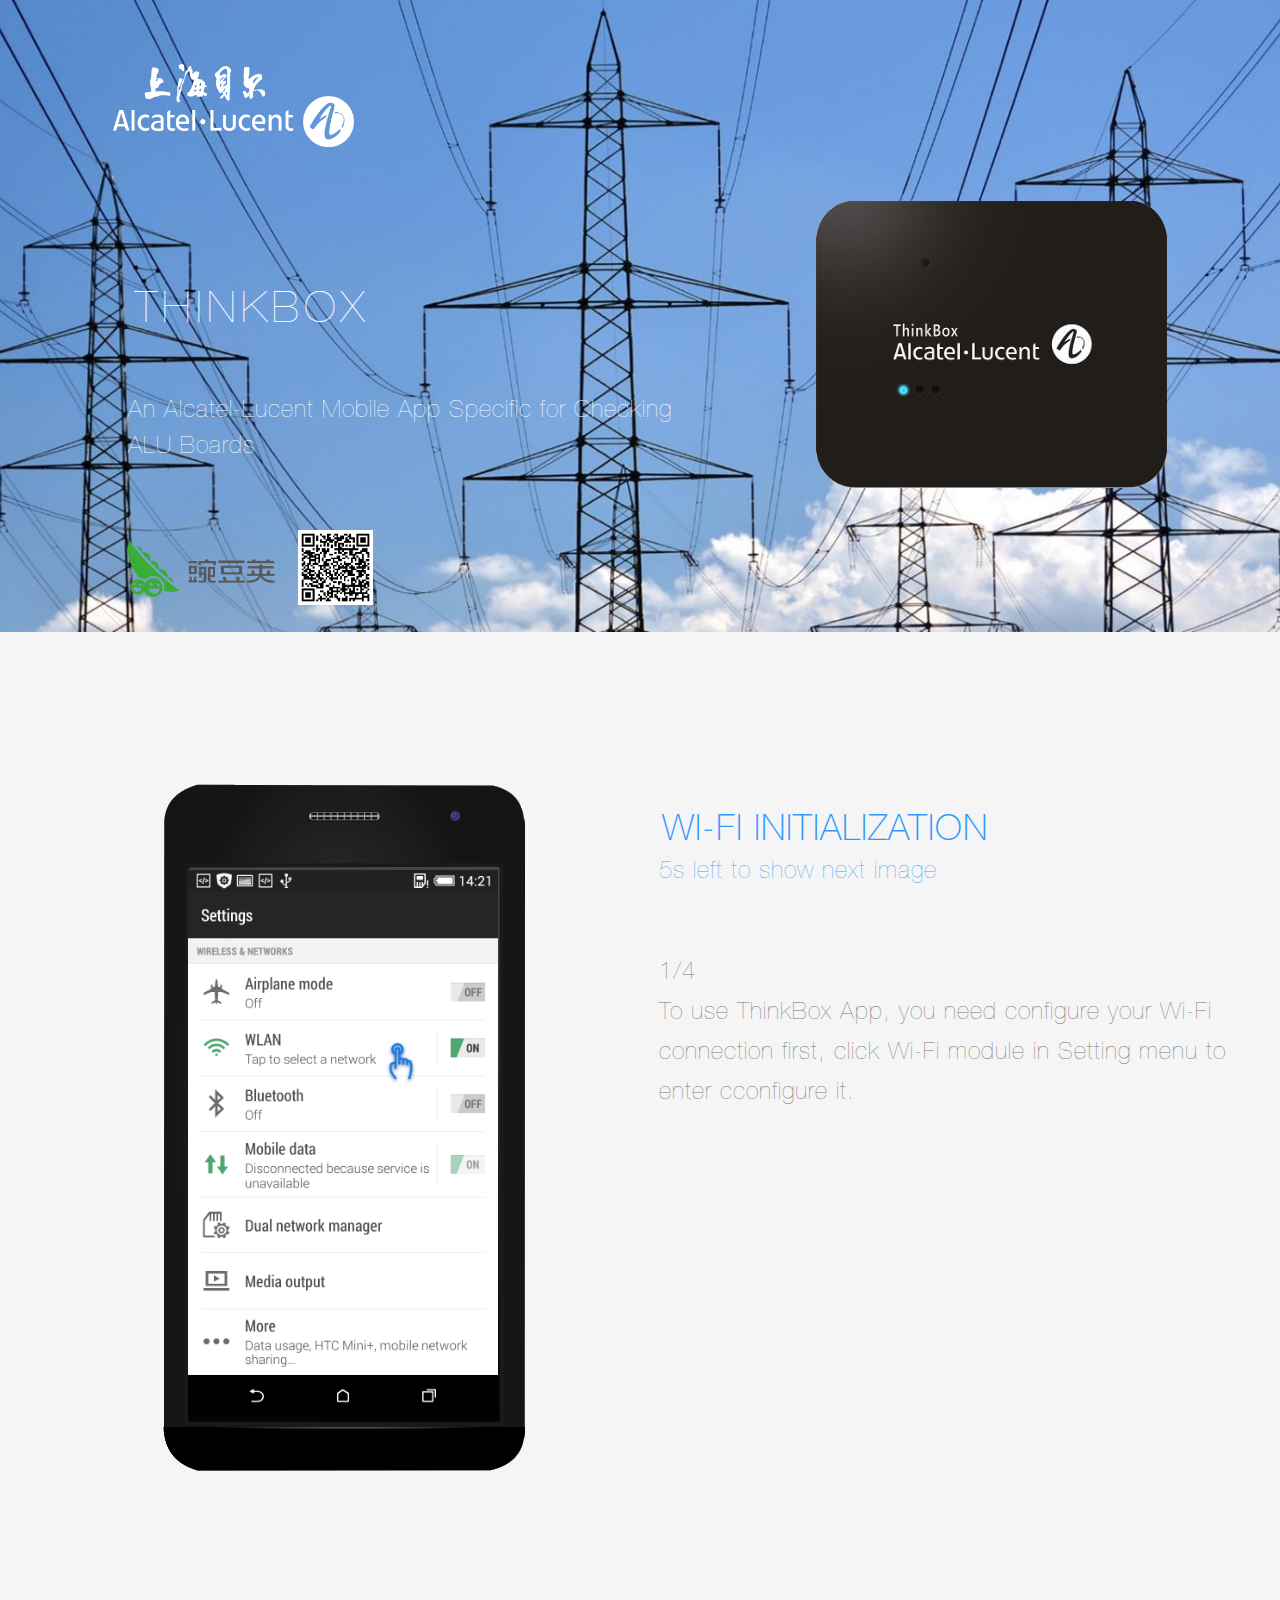
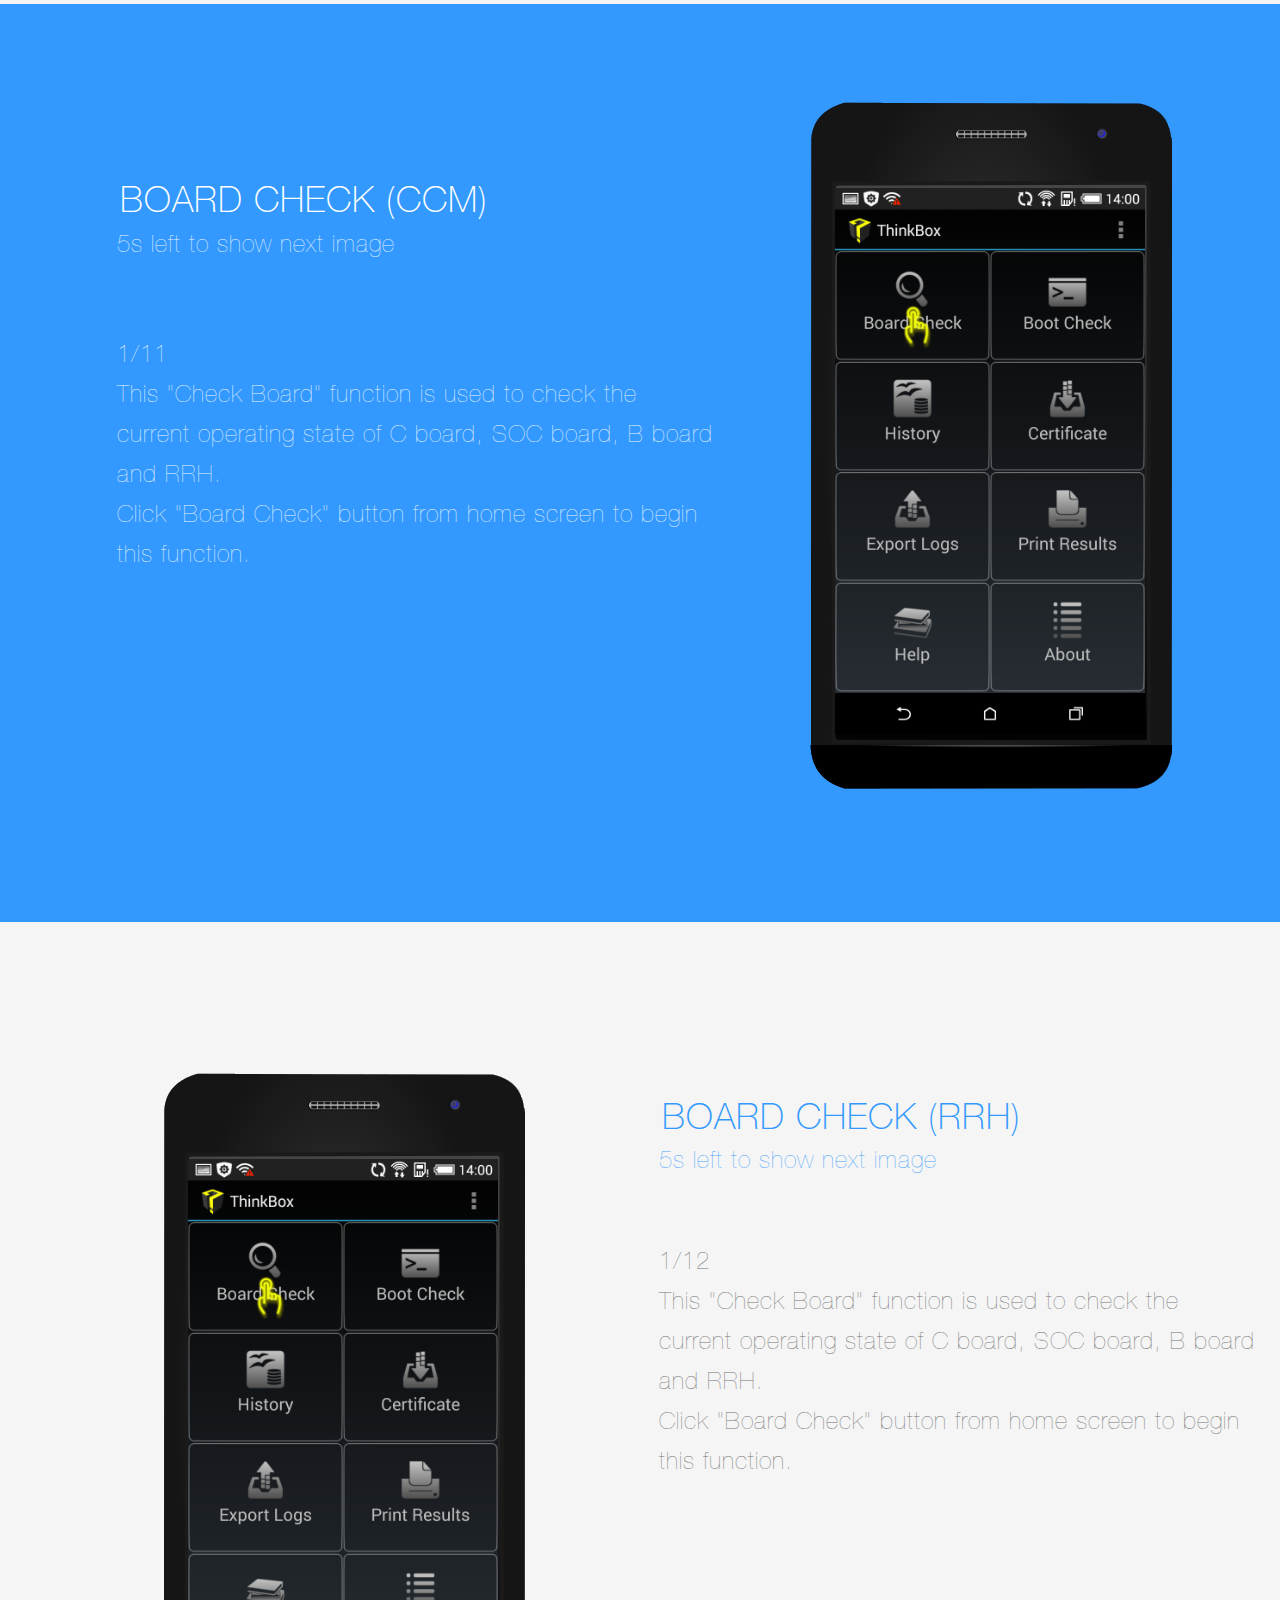
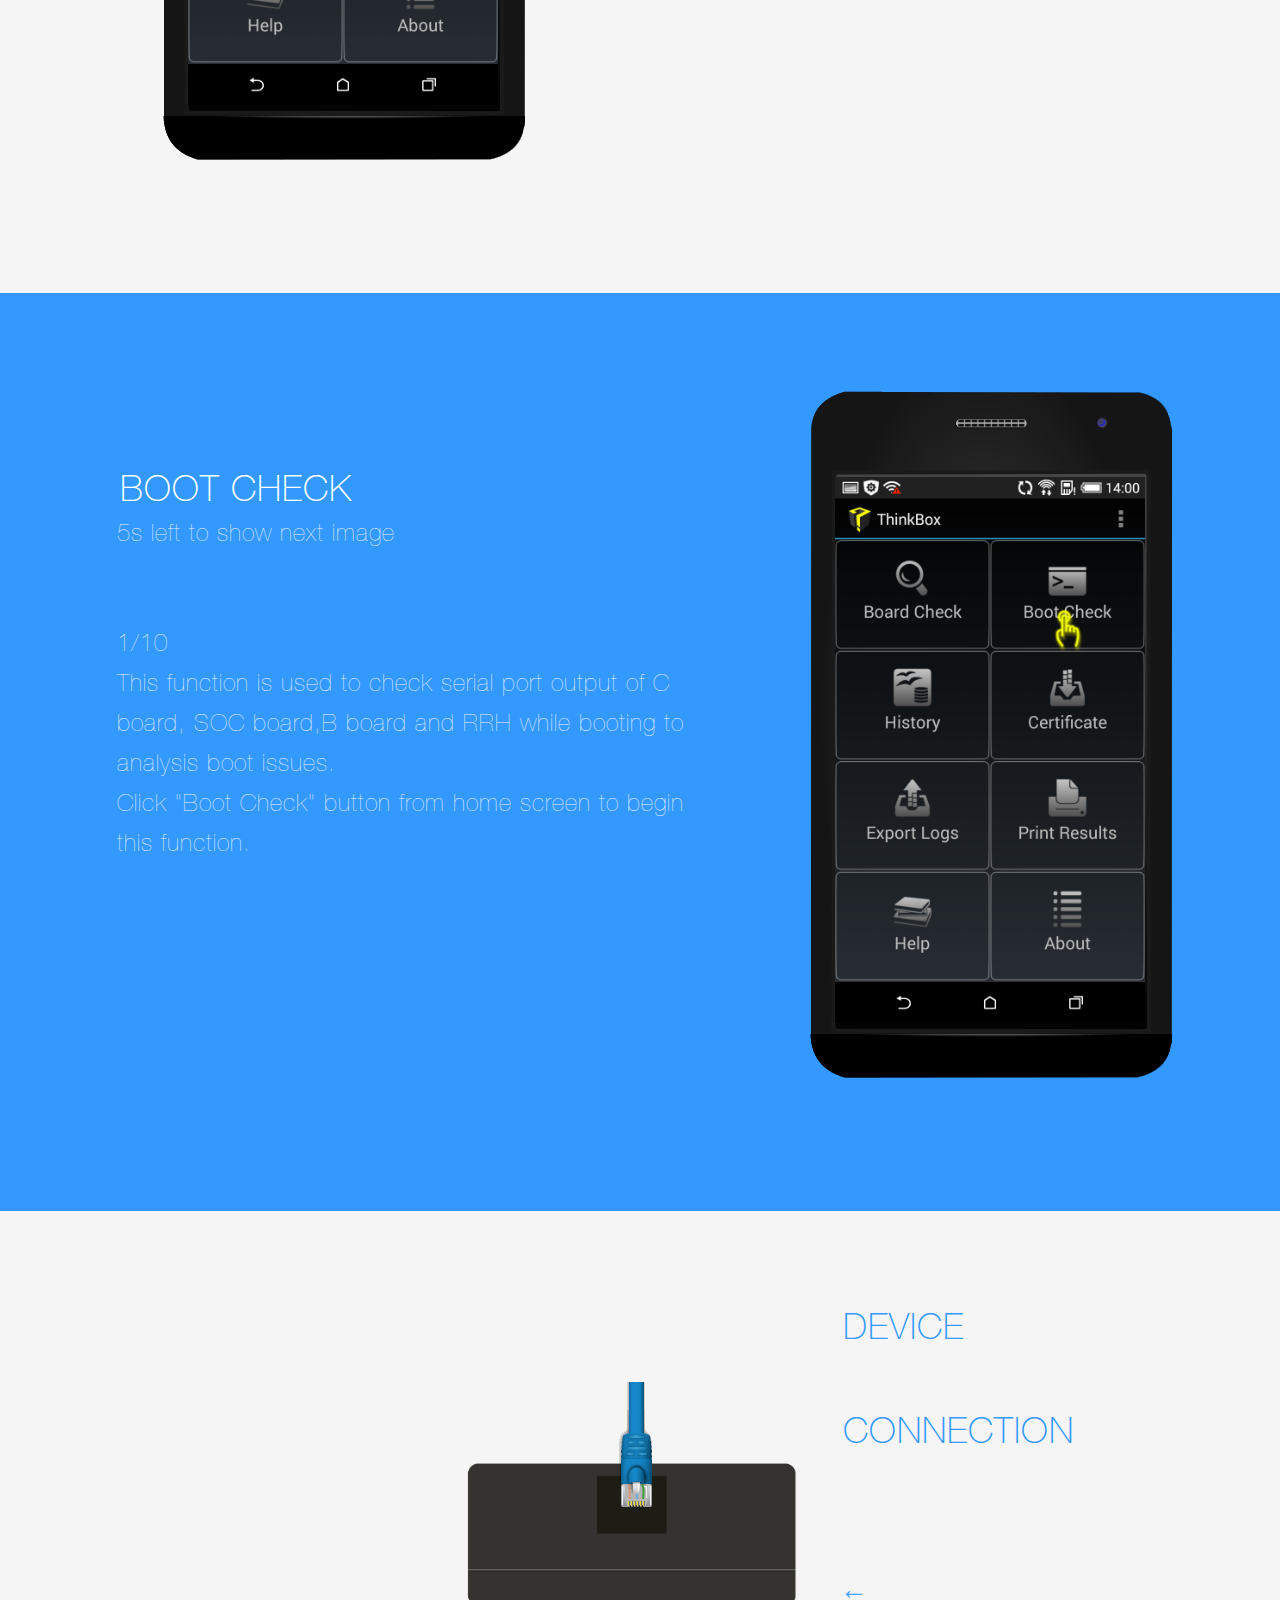
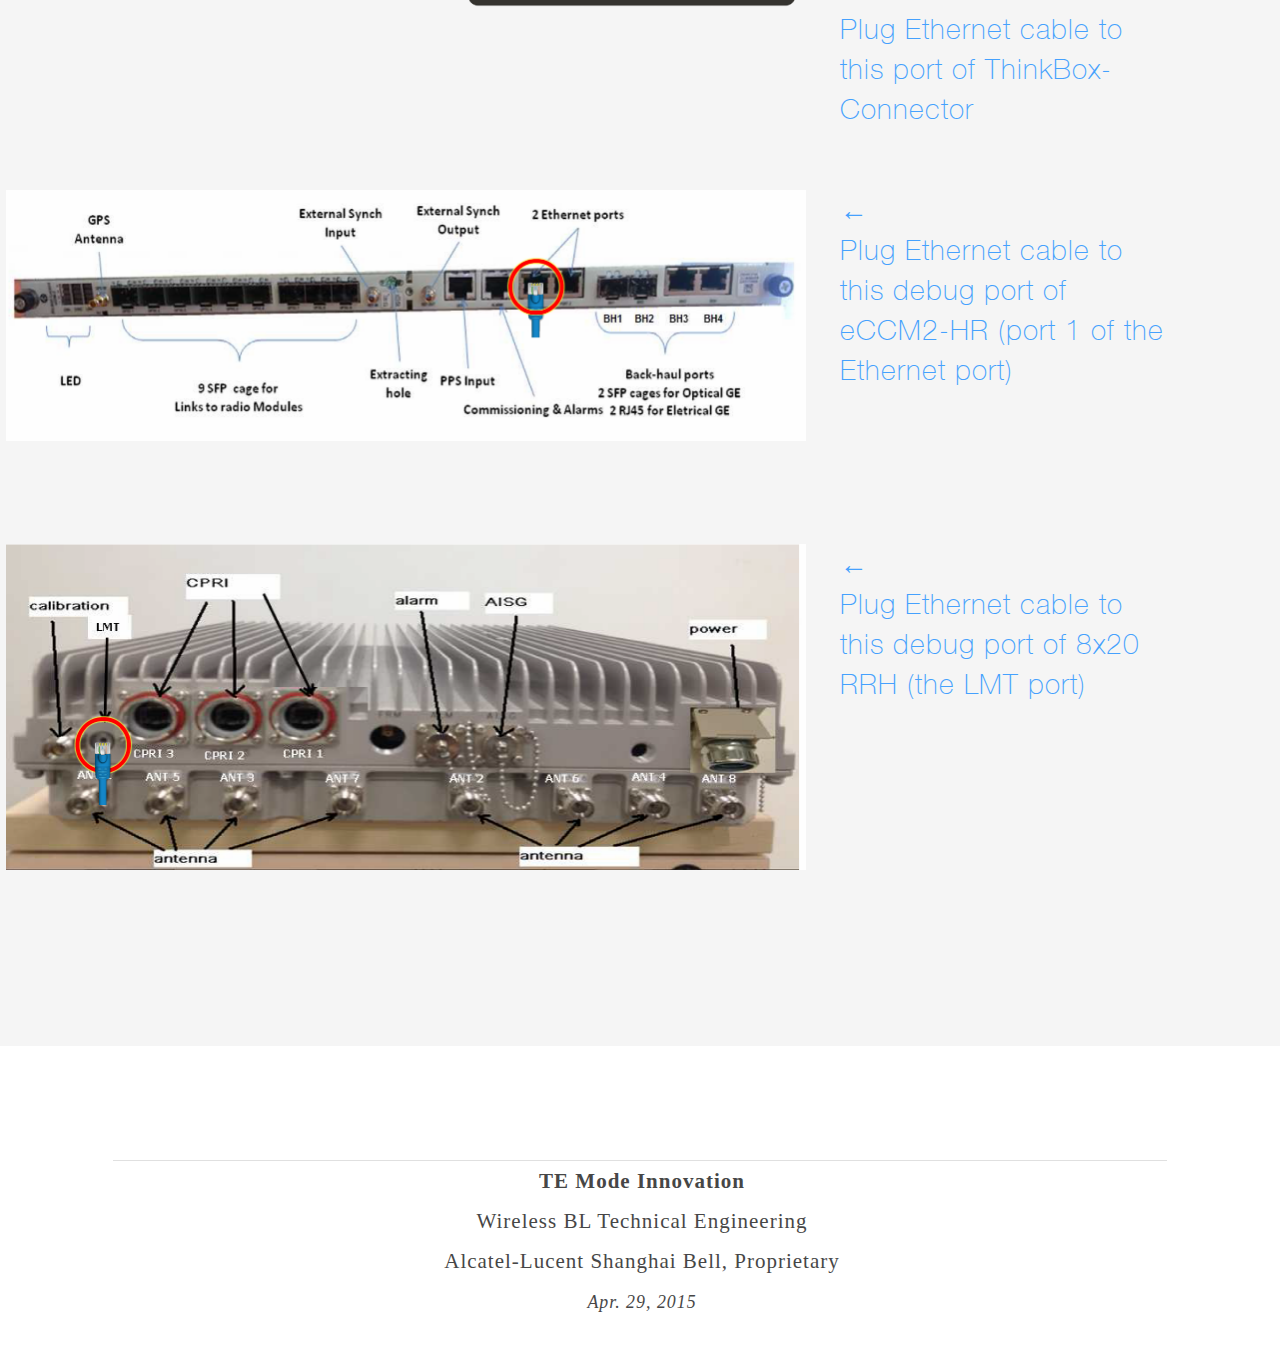
<file: index.html>
<!DOCTYPE html>
<html lang="en">
  <head>
    <meta charset="utf-8">
    <meta http-equiv="X-UA-Compatible" content="IE=edge">
    <meta name="viewport" content="width=device-width, initial-scale=1">
    <!-- The above 3 meta tags *must* come first in the head; any other head content must come *after* these tags -->
    <title>ThinkBox Introduction</title>
    <!-- Bootstrap -->
    <link href="css/bootstrap.min.css" rel="stylesheet">
    <link href="css/style-custom.css" rel="stylesheet">
    <link href="css/style-resp.css" rel="stylesheet">
    <!-- HTML5 shim and Respond.js for IE8 support of HTML5 elements and media queries -->
    <!-- WARNING: Respond.js doesn't work if you view the page via file:// -->
    <!--[if lt IE 9]>
    <script src="https://oss.maxcdn.com/html5shiv/3.7.2/html5shiv.min.js"></script>
    <script src="https://oss.maxcdn.com/respond/1.4.2/respond.min.js"></script>
    <![endif]-->
  </head>
<body>

<div class="row topBG topPadd">
    <div class="container">
      <!--/Start Logo Section-->
      <div class="col-lg-3 col-md-3 col-sm-4 col-xs-12 pull-left">
         <div class="logo"><img src="images/ASB_logo.png" alt="logo"></div>
      </div>
      <!--/End Logo Section-->
      <!--/Start Top Content Section-->
      <div class="col-lg-12 col-md-12 col-sm-12 col-xs-12 topPadd">  
         <!--/Start Content text Section-->
         <div class="col-lg-8 col-md-8 col-sm-8 col-xs-12 topPadd8">
            <h1 class="topHeading">ThinkBox</h1>
              
            <h2 class="subHeading col-lg-10 col-md-10 col-sm-10 col-xs-12 noPadd">An Alcatel-Lucent Mobile App Specific for Checking ALU Boards</h2>
            <div class="clearfix"></div>  
			<div class="storeIcon" >
			<a href="http://www.wandoujia.com/apps/com.alcatel_sbell.gps.hwrf.thinkbox" target="_blank"><img src="images/Wandoujia.png" width=150px height=150px alt="Wandoujia"></a> 
			</a>
			<img src="images/qr.png" width=75 height=75/>
			</div>
			  
            <div class="clearfix"></div>    
         </div>
         <!--/End Content text Section-->
         <!--/Start Content Mobile Section-->
         <div class="col-lg-4 col-md-4 col-sm-4 col-xs-12 pull-right noPadd">
             <div class="iphone"><img src="images/thinkbox.png" alt="thinkbox"></div> 
         </div>
         <!--/End Content Mobile Section-->   
      </div>
      <!--/End Top Content Section-->
   </div>  
</div>

<div class="row greyBg topPadd7 botPadd ">
	<div class="container">
		<div id="wrapper" class="col-lg-6 col-md-6 col-sm-12 col-xs-12 topPadd8" >
			<div class="slide main inner content">
				<div class="switch imgDiv" >
					<img src="images/screenshot-0-1.png" class="screenshot active"/>
					<img src="images/screenshot-0-2.png" class="screenshot"/>
					<img src="images/screenshot-0-3.png" class="screenshot"/>
					<img src="images/screenshot-0-4.png" class="screenshot"/>
					<div class="light"></div>
				</div>
			</div>
		</div>
		<div class="col-lg-6 col-md-6 col-sm-12 col-xs-12 topPadd8">
			<h1 class="mainHeading" >Wi-Fi initialization</h1>
			<div class="timeCounter contText">
				<p class="contText" style="color:#3399ff;float:left">5</p>
				<p class="contText" style="color:#3399ff;">s left to show next image</p>
			</div>
			<div  class="switch textDiv">
				<p class="contText text active">1/4<br/>To use ThinkBox App, you need configure your Wi-Fi connection first,
				click Wi-Fi module in Setting menu to enter cconfigure it.</p>
				<p class="contText text">2/4<br/>Choose the Wi-Fi hotspot created by your ThinkBox Connector, whose SSID is begin with "THINKBOX".</p>
				<p class="contText text">3/4<br/>Enter the password to connect to ThinkBox Connector.</p>
				<p class="contText text">4/4<br/>Once it shows "Connected", you have succeed in Wi-Fi initialization</p>	
				<div class="light"></div>					
			</div>
		</div>
	</div>
</div>
<div class="row topPadd7 botPadd bluBg">
	<div class="container">
		<div class="col-lg-7 col-md-7 col-sm-12 col-xs-12 topPadd">
			<h1 class="mainHeading whiteColor">Board Check (CCM)</h1>
			<div class="timeCounter contText">
				<p class="contText whiteColor" style="color:#3399ff;float:left">5</p>
				<p class="contText whiteColor" style="color:#3399ff;">s left to show next image</p>
			</div>
			<div class="switch textDiv">
				<p class="contText whiteColor text active">
				1/11<br>This "Check Board" function is used to check the current operating state of C board,
				SOC board, B board and RRH. 
				<br>Click "Board Check" button from home screen to begin this function. 
				</p>
				<p class="contText whiteColor text">
				2/10<br>In this image, C board is chosen for checking,
				click the board name can select board.
				</p>
				<p class="contText whiteColor text">
				3/11<br>click to select the type of C board that you want to test,
				and make sure that ThinkBox-connector has connected correctly to the corresponding board. 
				</p>
				<p class="contText whiteColor text">
				4/11<br>Once you click the "Connection check", 
				ThinkBox-App will automatically detect the Wi-Fi connection, 
				adjust the baud rate, login to the C board. 
				</p>
				<p class="contText whiteColor text">
				5/11<br>Once you click the "Connection check", 
				ThinkBox-App will automatically detect the Wi-Fi connection, 
				adjust the baud rate, login to the C board.
				</p>
				<p class="contText whiteColor text">
				6/11<br>You can just check current board, or check all modules, in the demo we click "Check All Modules".
				</p>
				<p class="contText whiteColor text">
				7/11<br>Choose the modules you want to check and then click the "OK" button to begin check.
				</p>
				<p class="contText whiteColor text">
				8/11<br>ThinkBox-App will start to check the selected modules.
				</p>
				<p class="contText whiteColor text">
				9/11<br>When finishes checking, 
				ThinkBox-App will show the results by a pie chart on the screen,
				click "Detailed Results" can view more detailed information.
				</p>
				<p class="contText whiteColor text">
				10/11<br>The detailed results include the running state, and whether each checking item is normal or not.
				<br>In specific, green color idicates it runs normally, 
				yellow idicates this item has something wrong but not critical,
				and red means it is very critical error.
				<br>Click each item can see full detail of it.
				</p>
				<p class="contText whiteColor text">
				11/11<br>Once clicked, the full detail of one check item will be presented.
				</p>
				<div class="light"></div>					
			</div>
		</div>
		<div class="col-lg-5 col-md-5 col-sm-12 col-xs-12 showit pull_Right">      
			<div id="wrapper" class="col-lg-5 col-md-5 col-sm-12 col-xs-12" >	
				<div class="slide main inner content">
					<div class="switch imgDiv">
						<img src="images/screenshot-1-1.png" class="screenshot active"/>
						<img src="images/screenshot-1-2.png" class="screenshot"/>
						<img src="images/screenshot-1-3.png" class="screenshot"/>
						<img src="images/screenshot-1-4.png" class="screenshot"/>
						<img src="images/screenshot-1-5.png" class="screenshot"/>
						<img src="images/screenshot-1-6.png" class="screenshot"/>
						<img src="images/screenshot-1-7.png" class="screenshot"/>
						<img src="images/screenshot-1-8.png" class="screenshot"/>
						<img src="images/screenshot-1-9.png" class="screenshot"/>
						<img src="images/screenshot-1-10.png" class="screenshot"/>
						<img src="images/screenshot-1-11.png" class="screenshot"/>
						<div class="light"></div>
					</div>
				</div>
			</div>
		</div> 
	</div>
</div>   
<div class="row greyBg topPadd7 botPadd ">
	<div class="container">
		<div id="wrapper" class="col-lg-6 col-md-6 col-sm-12 col-xs-12 topPadd8" >
			<div class="slide main inner content">
				<div class="switch imgDiv" >
					<img src="images/screenshot-3-1.png" class="screenshot active"/>
					<img src="images/screenshot-3-2.png" class="screenshot"/>
					<img src="images/screenshot-3-3.png" class="screenshot"/>
					<img src="images/screenshot-3-4.png" class="screenshot"/>
					<img src="images/screenshot-3-5.png" class="screenshot"/>
					<img src="images/screenshot-3-6.png" class="screenshot"/>
					<img src="images/screenshot-3-7.png" class="screenshot"/>
					<img src="images/screenshot-3-8.png" class="screenshot"/>
					<img src="images/screenshot-3-9.png" class="screenshot"/>
					<img src="images/screenshot-3-10.png" class="screenshot"/>
					<img src="images/screenshot-3-11.png" class="screenshot"/>
					<img src="images/screenshot-3-12.png" class="screenshot"/>
					<div class="light"></div>
				</div>
			</div>
		</div>
		<div class="col-lg-6 col-md-6 col-sm-12 col-xs-12 topPadd8">
			<h1 class="mainHeading">Board Check (RRH)</h1>
			<div class="timeCounter contText">
				<p class="contText" style="color:#3399ff;float:left">5</p>
				<p class="contText" style="color:#3399ff;">s left to show next image</p>
			</div>
			<div class="switch textDiv">
				<p class="contText text active">
				1/12<br>This "Check Board" function is used to check the current operating state of C board,
				SOC board, B board and RRH. 
				<br>Click "Board Check" button from home screen to begin this function. 
				</p>
				<p class="contText text">
				2/12<br>Click the "RRU" icon of navigation bar in buttom to check RRH directly.
				</p>
				<p class="contText text">
				3/12<br>Click the board name can select board.
				</p>
				<p class="contText text">
				4/12<br>click to select the type of RRH board that you want to test,
				and make sure that ThinkBox-connector has connected correctly to the corresponding board. 
				</p>
				<p class="contText text">
				5/12<br>Once you click the "Connection check", 
				ThinkBox-App will automatically detect the Wi-Fi connection, 
				adjust the baud rate, login to the RRH board. 
				</p>
				<p class="contText text">
				6/12<br>Once you click the "Connection check", 
				ThinkBox-App will automatically detect the Wi-Fi connection, 
				adjust the baud rate, login to the RRH board. 
				</p>
				<p class="contText text">
				7/12<br>After logining, you need to choose the release of your RRH board and click "OK".
				</p>
				<p class="contText text">
				8/12<br>Click "Check Current Board" to begin check.
				</p>
				<p class="contText text">
				9/12<br>ThinkBox-App will start to check the RRH.
				</p>
				<p class="contText text">
				10/12<br>When finishes checking, 
				ThinkBox-App will show the results by a pie chart on the screen,
				click "Detailed Results" can view more detailed information.
				</p>
				<p class="contText text">
				11/12<br>The detailed results include the running state, and whether each checking item is normal or not.
				<br>In specific, green color idicates it runs normally, 
				yellow idicates this item has something wrong but not critical,
				and red means it is very critical error.
				<br>Click each item can see full detail of it.
				</p>
				<p class="contText text">
				12/12<br>Once clicked, the full detail of one check item will be presented.
				</p>				
				<div class="light"></div>					
			</div>
		</div>
	</div>
</div>
<!--/Start Left image and Right content element Section-->
<div class="row topPadd7 botPadd bluBg">
	<div class="container">
		<div class="col-lg-7 col-md-7 col-sm-12 col-xs-12 topPadd">
			<h1 class="mainHeading whiteColor">Boot Check</h1>
			<div class="timeCounter contText">
				<p class="contText whiteColor" style="color:#3399ff;float:left">5</p>
				<p class="contText whiteColor" style="color:#3399ff;">s left to show next image</p>
			</div>
			<div class="switch textDiv">
				<p class="contText whiteColor text active">
				1/10<br>This function is used to check serial port output of C board, 
				SOC board,B board and RRH while booting to analysis boot issues.
				<br>Click "Boot Check" button from home screen to begin this function. 
				</p>
				<p class="contText whiteColor text">
				2/10<br>In this image, C board is chosen for checking,
				click the board name can select board.
				</p>
				<p class="contText whiteColor text">
				3/10<br>click to select the type of C board that you want to test,
				and make sure that ThinkBox-connector has connected correctly to the corresponding board. 
				</p>
				<p class="contText whiteColor text">
				4/10<br>Because of boot issues, 
				ThinkBox cannot read SN from the board, 
				user need to input SN manually after click "Check Serial Port Connection",then click "OK"
				</p>
				<p class="contText whiteColor text">
				5/10<br>Once you click the "OK”, 
				ThinkBox-App will automatically detect the Wi-Fi connection, 
				adjust the baud rate, login to the C board. 
				</p>
				<p class="contText whiteColor text">
				6/10<br>Power on or off the board according to the App's hint
				</p>
				<p class="contText whiteColor text">
				7/10<br>ThinkBox-App will automaticlly collect log during C board boots (record 3 times of boot),
				</p>
				<p class="contText whiteColor text">
				8/10<br>When finishes checking, 
				ThinkBox-App will show the results by a pie chart on the screen,
				click "Detailed Results" can view more detailed information.
				</p>
				<p class="contText whiteColor text">
				9/10<br>The detailed results include the boot check result, and whether each checking item is normal or not.
				<br>In specific, green color idicates it runs normally, 
				and red idicates it is error.
				<br>Click each item can see full detail of it.
				</p>
				<p class="contText whiteColor text">
				10/10<br>Once clicked, the full detail of one check item will be presented.
				</p>
				<div class="light"></div>					
			</div>
		</div>
		<div class="col-lg-5 col-md-5 col-sm-12 col-xs-12 showit pull_Right">      
			<div id="wrapper" class="col-lg-5 col-md-5 col-sm-12 col-xs-12" >	
				<div class="slide main inner content">
					<div class="switch imgDiv">
						<img src="images/screenshot-2-1.png" class="screenshot active"/>
						<img src="images/screenshot-2-2.png" class="screenshot"/>
						<img src="images/screenshot-2-3.png" class="screenshot"/>
						<img src="images/screenshot-2-4.png" class="screenshot"/>
						<img src="images/screenshot-2-5.png" class="screenshot"/>
						<img src="images/screenshot-2-6.png" class="screenshot"/>
						<img src="images/screenshot-2-7.png" class="screenshot"/>
						<img src="images/screenshot-2-8.png" class="screenshot"/>
						<img src="images/screenshot-2-9.png" class="screenshot"/>
						<img src="images/screenshot-2-10.png" class="screenshot"/>						
						<div class="light"></div>
					</div>
				</div>
			</div>
       </div>
	</div>
</div>   
<!--/End Left image and Right content element Section-->
<div class="row greyBg topPadd7 botPadd ">
	<div class="container">
		<div>
			<div class="col-lg-8 col-md-6 col-sm-12 col-xs-12 topPadd8" >
				<img style="float:right;width:350px;margin-bottom:7%" src="images/ThinkBox_side.png">
			</div>
			<div class="col-lg-4 col-md-4 col-sm-12 col-xs-12 topPadd8">
				<h1 style="top:-80px" class="mainHeading">Device Connection</h1>
				<p class="mainHeading"><b>←</b><br>Plug Ethernet cable to this port of ThinkBox-Connector</p>
			</div>
		</div>
		<div>
			<div class="col-lg-8 col-md-6 col-sm-12 col-xs-12 topPadd8" >
				<img style="float:right;width:800px;margin-bottom:7%" src="images/eccm2-hr.png">
			</div>
			<div class="col-lg-4 col-md-4 col-sm-12 col-xs-12 topPadd8">
				<p class="mainHeading"><b>←</b><br>Plug Ethernet cable to this debug port of eCCM2-HR (port 1 of the Ethernet port)</p>
			</div>
		</div>
		<div>
			<div class="col-lg-8 col-md-6 col-sm-12 col-xs-12 topPadd8" >
				<img style="float:right;width:800px;margin-bottom:7%" src="images/8x20 RRH.png">
			</div>
			<div class="col-lg-4 col-md-4 col-sm-12 col-xs-12 topPadd8">
				<p class="mainHeading"><b>←</b><br>Plug Ethernet cable to this debug port of 8x20 RRH (the LMT port)</p>
			</div>
		</div>
	</div>
</div>

<footer id="footer" style="margin-top:10px" >
	<div class="container" >
		<div class="col-xs-12 col-sm-12 col-md-12">
			<p class="copyright" style="text-align:center">
				<b>TE Mode Innovation</b><br />
				Wireless BL Technical Engineering<br />
				Alcatel-Lucent Shanghai Bell, Proprietary<br />
				<small><em>Apr. 29, 2015</em></small>
			</p>
		<div>
	</div>
</footer>

<style type="text/css">
.modalbox iframe #container {
    margin: 0px auto 10px;
    width: auto !important;
}

</style> 
<script src="js/jquery.min.js"></script>
<script src="js/jquery.scrollorama.js"></script>
<script src="js/main.js"></script> 
</body>
</html>
</file>
<file: css/style-custom.css>
/*
 * Globals
 */

body {
  font-family: "Conv_HelveticaNeue-Thin";
  color: #374046;
  letter-spacing:1px; 
}
.showit{ display:block;}
.showthis{ display:none;}
.marketing{background:#fff;}


@font-face {
	font-family: 'Conv_HelveticaNeue-Thin';
	src: url('../fonts/HelveticaNeue-Thin.eot');
	src: local('a?o'), url('../fonts/HelveticaNeue-Thin.woff') format('woff'), url('../fonts/HelveticaNeue-Thin.ttf') format('truetype'), url('../fonts/HelveticaNeue-Thin.svg') format('svg');
	font-weight: normal;
	font-style: normal;
}

@font-face {
	font-family: 'Conv_HelveticaNeue-UltraLight';
	src: url('../fonts/HelveticaNeue-UltraLight.eot');
	src: local('a?o'), url('../fonts/HelveticaNeue-UltraLight.woff') format('woff'),
	 url('../fonts/HelveticaNeue-UltraLight.ttf') format('truetype'),
	  url('../fonts/HelveticaNeue-UltraLight.svg') format('svg');
	font-weight: normal;
	font-style: normal;
}


h1, .h1,
h2, .h2,
h3, .h3,
h4, .h4,
h5, .h5,
h6, .h6 {
  margin-top: 0;
  font-family: "Conv_HelveticaNeue-UltraLight", Helvetica, Arial, sans-serif;
  font-weight: normal;
  color: #333;
}

.greyBg {background:#F5F5F5;}
.bluBg{ background:#3399ff;}
.whiteColor{ color:#fff !important;}
.noPaddTop{padding-top:0px !important;}
.topPadd{ padding-top:5%;}
.topPadd7{ padding-top:7%;}
.topPadd8{ padding-top:5%;}
.botPadd{ padding-bottom:10%;}
.bdrBottom{ border-bottom:#ddd 1px solid;}
.logo img{ max-width:100%; height:auto;}
.storeIcon{ margin-bottom:4%;}
.storeIcon img{ max-width:100%; height:auto; margin-right:15px;}
.topBG{ background:url(../images/bg.png) no-repeat center; background-size:cover;}
.icn{ width:auto; position:relative;margin-bottom: 1%; }
.icn img{ max-width:100%; height:auto; }
.btn-sginup, .btn-login  {display: inline-block;    margin-bottom: 0px;    font-weight: 400;    text-align: center;    vertical-align: middle;    cursor: pointer;    background-image: none;    border: 1px solid transparent;    white-space: nowrap;    padding: 6px 35px;    font-size: 14px;    line-height: 1.42857;    border-radius: 4px;    -moz-user-select: none;	background:;	font-size:18px;	margin-right:15px;}

.iphone{ width:100%; position:relative; text-align:left; margin-bottom:-35px;}
.iphone img{ max-width:100%; height:auto;}

.iphone2{ width:100%; position:relative; text-align:center; }
.iphone2 img{ max-width:100%; height:auto;}

h1.topHeading{ font-family: "Conv_HelveticaNeue-UltraLight", Helvetica, Arial, sans-serif; font-size:44px; color:#fff; margin-bottom: 5%;letter-spacing:5px;}
h2.subHeading {font-family: "Conv_HelveticaNeue-UltraLight",Helvetica,Arial,sans-serif;color: #FFF;    font-size: 24px;    margin-bottom: 10%;    line-height: 36px; letter-spacing:1px;}
h3.subHeading {font-family: "Conv_HelveticaNeue-Thin",Helvetica,Arial,sans-serif;color: #FFF;    font-size: 24px;    margin-bottom: 25px;    line-height: 36px;}

.enTxt {display:inline-block !important; width: 244px;height:auto;padding: 7px 20px;font-size: 18px;line-height: 1.42857;color: #555; background-color: #FFF !important;background-image: none; border: 1px solid #fff !important;border-radius: 6px;border-top-right-radius:0px !important;
	border-bottom-right-radius:0px !important; box-shadow:none !important;  font-family: "Conv_HelveticaNeue-Thin",Helvetica,Arial,sans-serif;}
	
.btn-sendlink {	width: 50px;    display: inline-block;    margin-bottom: 0px;    font-weight: 400;    text-align: center;    vertical-align: middle;    cursor: pointer;    background-image: none;    border: 1px solid #3399ff;    white-space: nowrap;    padding: 7px 12px 7px;    font-size: 18px;    line-height: 1.42857;    border-radius: 6px;	border-top-left-radius:0px !important;	border-bottom-left-radius:0px !important;    -moz-user-select: none;	 margin-left: -6px;
	 margin-top: -7px; 	 background-color:#3399ff;	 color:#fff;	 font-family: "Conv_HelveticaNeue-Thin",Helvetica,Arial,sans-serif; height:42px; background:#3399ff url(../images/arrow-ic.png) no-repeat center;}

a:hover.btn-sendlink{ text-decoration:none; color:#3399ff;  background:#fff url(../images/arrow-ic2.png) no-repeat 90% center ;} 

.sendLinkForm{ padding-top:5%;}

h1.mainHeading{ color:#3399ff; font-family: "Conv_HelveticaNeue-Thin",Helvetica,Arial,sans-serif; font-size:36px; text-align:left; margin-bottom:2%;}
h1.mainHeading2{ color:#2aaef3; font-family: "DINNextLTPro-Light",Helvetica,Arial,sans-serif; font-size:42px; text-align:left; text-transform:uppercase; margin-bottom:2%; text-align:center;}
p.mainHeading{ color:#3399ff; font-family: "Conv_HelveticaNeue-Thin",Helvetica,Arial,sans-serif; font-size:28px; text-align:left; margin-bottom:2%;}
p.mainText{font-family: "DINNextLTPro-Regular",Helvetica,Arial,sans-serif; font-size:15px; text-align:center; color:#555; padding:0 10%;}

h1.boxHeading{ font-family: "DINNextLTPro-Regular",Helvetica,Arial,sans-serif; font-size:20px; text-align:center; color:#333;}
.imageBox{ width:100%; position:relative; text-align:center; display:inline-block; margin:25px 0px;}
.imageBox img{ max-width:100%; height:auto; }
p.contText{font-family: "Conv_HelveticaNeue-UltraLight",Helvetica,Arial,sans-serif; font-size:24px; text-align:left; color:#666666; padding-right:10%; letter-spacing:1px; }

.copyright{ text-align:center; position:relative; padding-bottom:20px; border-top:#ddd 1px solid; margin-top:40px;}

.copyright a{ text-decoration:none; display:inline-block; padding:0 20px; font-size:14px; color:#374046;}


/* CUSTOMIZE THE CAROUSEL
-------------------------------------------------- */

/* Carousel base class */
.carousel {
 /* height: 500px;*/
  /*margin-bottom: 60px;*/
}
/* Since positioning the image, we need to help out the caption */
.carousel-caption {
  z-index: 10;
}


.carousel-ov {
	width:100%;
	height:100%;
    position: relative;
    left:0;
	top:0;
    z-index: 1;
	background:#2c3641;
	padding:5% 0 7%;
}

.carousel-ov h1{font-family: 'Conv_HelveticaNeue-UltraLight'; font-size:14px; color:#fff;   text-align:center; letter-spacing:2px;}
.carousel-ov h1 span img{position: relative; left:-15px; border-radius:50%; width:40px; height:40px;}
.carousel-ov h2{font-family: "Conv_HelveticaNeue-UltraLight"; font-size:48px; color:#fff; text-transform:uppercase;text-align:center}
.carousel-ov a{ font-family: "Conv_HelveticaNeue-UltraLight"; font-size:16px; color:#fff; padding:0px 20px; text-decoration:none; text-align:center}
.carousel-ov a:first-child{ padding-left:0px;}
.carousel-ov p{ color:#fff;  text-align:center; font-size: 23px;padding:20px 25% 40px; line-height:38px;font-family: "Conv_HelveticaNeue-UltraLight",Helvetica,Arial,sans-serif;}

/* Declare heights because of positioning of img element */
.carousel .item {
  height: 400px;
  background-color: #777;background-color:transparent;
  overflow:hidden; 
}
.carousel-inner > .item > img {
  position: relative;
/*  top: 0;
  left: 0;*/
  min-width: 100%;
  height: auto;
}
.carousel-control.left {
    background-image: none !important;
}
.carousel-control.right {
    background-image: none !important;
}
.carousel-control .glyphicon-chevron-left {
    left: 33%;
}
.carousel-control .glyphicon-chevron-right {
    right: 33%;
}

.carousel-control {
    position: absolute;
    /*top: 0px;*/
    left: 0px;
    top: 50%;
    width: 15%;
    opacity: 0.5;
    font-size: 20px;
    color: #FFF;
    text-align: center;
    text-shadow: 0px 1px 2px rgba(0, 0, 0, 0.6);
	z-index:2;
}

.carousel-indicators {
    position: absolute;
    bottom: 10%;
    left: 50%;
    z-index: 15;
    width: 80%;
    margin-left: -40%;
    padding-left: 0px;
    list-style: outside none none;
    text-align: center;
	background:url(../images/indicator-bg.png) repeat-x center;
}
.carousel-indicators {/* bottom: 18%;*/}
.carousel-indicators li { margin-left: 10px;}
.carousel-indicators .active { margin-left: 10px;}

/*.carousel-bottom{ padding-top:60px;}*/

.carousel-bottom > .carousel-indicators {
    position: absolute;
    bottom: ;
	top:-30px;
    left: 50%;
    z-index: 15;
    width: 60%;
    margin-left: -30%;
    padding-left: 0px;
    list-style: outside none none;
    text-align: center;
}


.carousel-bottom > .carousel-indicators li {
    display: inline-block;
    width: 12px;
    height: 12px;
    margin: 1px;
    text-indent: -999px;
    border-radius: 10px;
    cursor: pointer;
    background-color: #d8d8d8;
	border:none;
}
.carousel-bottom > .carousel-indicators  li.active {  background-color:#fe0000 !important; border:none !important;}

.carousel-bottom > .carousel-inner > .item > img {
    position: relative;
    min-width: 0 !important;
    height: auto;
}


*:focus {
    outline: 0 !important;
}
.desig{ color:#3399ff;}
/*
 * Override Bootstrap's default container.
 */



.noPadd{ padding:0;}
footer{ position:relative; padding:5% 0 0 0; background:#fff;}
footer .noPadd{ padding:0;}
.noPadd-p{ padding:0;}

footer ul li{ list-style:none; width:100%; float:left; font-size:16px; margin:12px 0px; text-transform:uppercase;color:#fe0000;}
footer ul li a{font-family: "DINNextLTPro-Medium";  text-decoration:none !important; color:#fe0000;}
footer ul li a:hover{color:#888;}
.add-h{ font-family: "DINNextLTPro-Medium";  color:#fe0000; font-size:18px; border-bottom:1px solid #e5e5e5; line-height:40px;}
.spp-h{ font-family: "DINNextLTPro-Medium";  color:#fe0000; font-size:18px; border-bottom:1px solid #e5e5e5; line-height:70px;}
.soo-h img{ padding:30px 20px; float:right}
p.copyIm img{position:relative; top:-14px;}
.for-mo{ }
.bottomIcon{ text-align:right}
.bluColor{ color:#3399ff;}

.bottomIcon2{ text-align:right}
.bottomIcon2 img{ border:0; margin:0 10px;}
.cpyText{ text-align:left;}
.bottomIcon2 a{border:0; margin:0px; padding:0;}

.btn-primary-new {
    color: #3399ff;
    background-color: #fff;
    border-color: #3399ff;
	padding: 15px 30px;
	margin-top: 25px;
}

.btn-primary-new:hover{ color: #fff;    background-color: #3399ff;}
.blueBGG{ background:#2C3641; padding:7% 0; }
.maxWt{ text-align:center;}
.maxWt img{ max-width:100%; height:auto;}


.embed-container { position: relative; padding-bottom: 100%; height: 0; overflow: hidden; max-width: 100%; min-height: 100%; } 
.embed-container iframe, .embed-container object, .embed-container embed { position: absolute; top: 0; left: 0; width: 100%; height: 100%; }
.modal-dialog {width: 650px;}

.btc_ifr {
  width: 100%;
  height: 400px;
}

.sent_message{
  width: 300px;
  display: block;
  margin-bottom: 0px;
  font-weight: 400;
  text-align: ;
  vertical-align: middle;
  padding: 13px 12px;
  font-size: 18px;
  line-height: 1.42857;
  border-radius: 4px;
  color: #fff;
  font-family: "Conv_HelveticaNeue-Thin",Helvetica,Arial,sans-serif;
  height: 50px;
  background: #3399ff no-repeat 90% center;
  text-transform: capitalize;
  text-align: center;
  background-position: 14px 17px;
}


div.slide {
	padding:0px 0;
	height:700px;
}
div.slide .inner {
	margin:0 auto;
	width:1140px;
}
div.slide.log {
	width:100%;
	background:#fff;
	position:relative;
	z-index:11;
}
html.no-touch div.slide.log .scrollblock {
	margin-left: 360px;
	position:absolute;
	top: 430px !important;
}
div.slide.log img.first {
	float:right;
	margin-top: -340px;
}
div.slide.log img.second {
	float:right;
	margin-right:-220px;
}
a.logo {
	font-size:50px;
	color:#fff;
	padding-left:98px;
	background:url("../img/logo.png") no-repeat left center;
	line-height:108px;
	display:inline-block;
	height:100px;
	text-decoration:none;
	text-transform:uppercase;
	font-family: 'LeagueGothicRegular';
}
a.buy {
	width: 139px;
	height: 44px;
	display: inline-block;
	background: url("../img/appstore.png") no-repeat;
	float: right;
	margin-top: 27px;
}
h1 {
	font-size: 104px;
	color: #363636;
	font-family: 'LeagueGothicRegular';
	margin-top:10x;
	margin-left: 7px;
	z-index: 2;
	margin-bottom:40px;
	position: relative;
	font-weight: normal;
	text-transform: uppercase;
	line-height:104px;
}
div.slide.main h1 {
	color:#fff;
	width: 700px;
	margin-bottom: 65px;
	line-height: 92px;
	margin-top: 106px;
}
h1 label {
	color:#fcce00;
}
p {
	color: #333;
	font-family: 'Open Sans';
	opacity: 0.9;
	font-size:21px;
	padding-left: 4px;
	line-height: 40px;
}
div.slide.log p {
	width:755px;
}
div.slide.share {
	text-align:center;
	z-index:10;
	position:relative;
	background:#e4e0dd;
}
html.no-touch div.slide.share .scrollblock {
	top:340px!important;
}
html.no-touch div.slide.stats .scrollblock {
	top:35px !important;
}
html.no-touch div.slide.stats .description {
	padding-left:640px;
}
div.slide.stats {
	z-index: 9;
	position: relative;
	background: #fff;
	padding-top:35px;
	padding-bottom:65px;
}
div.slide.easy {
	z-index: 14;
	position: relative;
	background: #e4e0dd;
	padding-top:35px;
	padding-bottom:65px;
}
div.slide.easy h1 {
	position:absolute;
}
div.slide.easy img.iphone {
	float:right;
}
div.slide.easy img.iphone.second {
	margin-top: -490px;
	margin-right: 350px;
}
div.slide.easy img.iphone.third {
	margin-top: -490px;
	margin-right: 700px;
}
div.slide.easy img.iphone.fourth {
	margin-top: -490px;
	margin-right: 1050px;
}
div.slide.easy .iphones {
margin-left: -250px;
}
div.slide.easy .iphones {
	width:1550px;
	height:1006px;
}

html.no-touch div.slide.easy .scrollblock {
	top:50px !important;
}
div.slide.stats .iphone {
	float:left;
}
div.slide.stats .iphone.first {
	margin-top:275px;
	position:relative;
	z-index:1;
}
div.slide.stats p {
	padding-right:50px;
}
div.slide.ui .inner {
	width:auto;
}
div.slide.ui h1 {
	margin-top: 20px;
}
div.slide.footer {
	background:#212121;
	height:auto;
	text-align:center;
	padding:100px 0;
}
div.slide.footer h4 {
	margin:0;
	margin-bottom:10px;
	font-family: 'LeagueGothicRegular';
	text-transform:uppercase;
	color:#fff;
	font-size:21px;
}
div.slide.footer a {
	color:#fff;
font-family: 'Open Sans';
font-size:18px;
text-decoration:none;
line-height:44px;
	
}
div.slide.footer div.followus a:hover {
	opacity:0.7;
}
div.slide.footer a:hover {
	text-decoration:underline;
}
div.slide.footer div.mailus, div.slide.footer div.followus, div.slide.footer div.buy {
	display:inline-block;
	vertical-align:top;
	padding:0 50px;
}
div.slide.footer div img {
	padding:0 3px;
}
div.slide.ui p {
	padding-bottom:70px;
	width:700px;
	margin:0 auto;
	padding-top:0px;
}
div.slide.ui {
	background:#fff;
	z-index:15;
	position:relative;
	height:auto;
	text-align:center;
}
div.slide.stats h1 {
	margin-top: 0;
	padding-top: 220px;
}
div.slide.stats .iphone.second {
	margin-top:140px;
	position:relative;
	margin-left:-128px;
	z-index:2;
}
div.slide.stats .iphone.third {
	position:relative;
	margin-left:-128px;
	z-index:3;
	padding-right:40px;
}
div.slide.share img.center {
	margin-top:90px;
}
div.slide.share div.social {
	float:right;
	width:100px;
}
div.slide.share div.social h3 {
	font-size:50px;
	text-align:left;
	color:#363636;
	height:100px;
	line-height:100px;
	margin:0;
	padding-left:120px;
	background:url("../img/social/facebook.png") no-repeat scroll left center;
	font-family: 'LeagueGothicRegular';
	text-transform:uppercase;
}


div.slide.share div.social h3.mail {
	background:url("../img/social/mail.png") no-repeat scroll left center;
	margin-left: -160px;
	margin-top: -5px;
}
div.slide.share p {
	width:700px;
	margin:0 auto;
}
div.slide.share h1 {
	margin-top:25px;
}
div.slide.main p {
	color:#fff;
	font-style: italic;
	font-size: 24px;
	line-height: 38px;
	width: 322px;
}

div.switch.imgDiv {
	height: 761px;
	width: 412px;
	margin-left: 30px;
	background: url("../images/black-android-phone.png") no-repeat;
	position: absolute;
	z-index:1;
}
div.switch.imgDiv img.screenshot {
	position: absolute;
	margin-left: 45px;
	margin-top: 94px;
	height: 546px;
	width: 310px;
	display:none;
}
div.switch.imgDiv img.screenshot.active {
	display:block;
}
div.switch.textDiv{
	position: absolute;
	z-index:1;
}
div.switch.textDiv p.text {
	width: 600px;
	position: absolute;
	display:none;
}
div.switch.textDiv p.text.active {
	display:block;
}

div.timeCounter {
	color: #3399ff;
	margin-top: -40px;
	padding: 0 0 10% 0;
}

div.timeCounter p.contText{
    font-family: "Conv_HelveticaNeue-UltraLight",Helvetica,Arial,sans-serif;
    font-size: 24px;
    text-align: left;
    color: #666666;
	padding-right: 0%;
    letter-spacing: 1px;
}

/*
div#board_check_img {
	height: 761px;
	width: 412px;
	margin-left: 30px;
	background: url("../images/black-android-phone.png") no-repeat;
	position: absolute;
	z-index:1;
}
div#board_check_img img.screenshot {
	position: absolute;
	margin-left: 45px;
	margin-top: 94px;
	height: 546px;
	width: 310px;
	display:none;
}
div#board_check_img img.screenshot.active {
	display:block;
}
div#board_check_text{
	position: absolute;
	z-index:1;
}
div#board_check_text p.text {
	width: 600px;
	position: absolute;
	display:none;
}
div#board_check_text p.text.active {
	display:block;
}
div#boot_check_img {
	height: 761px;
	width: 412px;
	margin-left: 30px;
	background: url("../images/black-android-phone.png") no-repeat;
	position: absolute;
	z-index:1;
}
div#boot_check_img img.screenshot {
	position: absolute;
	margin-left: 45px;
	margin-top: 94px;
	height: 546px;
	width: 310px;
	display:none;
}
div#boot_check_img img.screenshot.active {
	display:block;
}
*/
</file>
<file: css/style-resp.css>
@media (max-width:320px) {
  .container {width: 100%;  }
  .showit{ display:none !important;}
  .showthis{ display:block;}
  .carousel-bottom{margin-top:30px;}
  .carousel-indicators{ display:none;} 
  .carousel-control{ display:none;}
  .carousel-ov {padding-top:20px; padding-left: 10px;}
  .carousel-ov h2 { font-size:18px;}
  .carousel-ov h1 { font-size:18px;}
  .carousel-ov h1 span img { top: 0px;    position: relative;    left: -10px; width:35px;}
  .carousel-ov a {font-size: 12px;padding: 0px 2px;}
  .col-xs-1, .col-sm-1, .col-md-1, .col-lg-1, .col-xs-2, .col-sm-2, .col-md-2, .col-lg-2, .col-xs-3, .col-sm-3, .col-md-3, .col-lg-3, .col-xs-4, .col-sm-4, .col-md-4, .col-lg-4, .col-xs-5, .col-sm-5, .col-md-5, .col-lg-5, .col-xs-6, .col-sm-6, .col-md-6, .col-lg-6, .col-xs-7, .col-sm-7, .col-md-7, .col-lg-7, .col-xs-8, .col-sm-8, .col-md-8, .col-lg-8, .col-xs-9, .col-sm-9, .col-md-9, .col-lg-9, .col-xs-10, .col-sm-10, .col-md-10, .col-lg-10, .col-xs-11, .col-sm-11, .col-md-11, .col-lg-11, .col-xs-12, .col-sm-12, .col-md-12, .col-lg-12{ padding-left:0 !important; padding-right:0 !important;}
.logo{ text-align:center; margin-top: 30px;}  
/*.logo img{ width:25%; height:auto;}*/
h1.topHeading { font-size: 40px; margin-bottom: 5%;	margin-top: 5%;	text-align:center;}
h2.subHeading {font-size: 20px;    margin-bottom: 25px;    line-height: 36px;	text-align:center;}
h3.subHeading {font-size: 24px;    margin-bottom: 25px;    line-height: 36px;	text-align:center;}
.enTxt {width: 180px;padding: 5px 12px 10px;}
.btn-sendlink { padding: 9px 12px 12px; margin-top: -1px;}	
.sendLinkForm {    padding-bottom: 5%;text-align: center;}
.topPadd7 {    padding-top: 110px;}
h1.mainHeading {font-size: 24px;    text-align: center;    text-transform: uppercase;    margin-bottom: 2%;	line-height:1.5em;}
p.contText {text-align: center;padding-right: 0; font-size: 18px;}
.carousel-ov p {padding: 20px 5% 40px; font-size: 18px;}
.btn-sginup, .btn-login {margin-right: 0px;width: 100%; margin-bottom:10px;}
.storeIcon{ margin-bottom:20px; text-align:center;}
.storeIcon img{ max-width:100%; height:auto; margin-right:0px; margin-bottom:15px;}
.icn { text-align:center;}
.botPadd {padding-bottom: 110px;}
.hdw{ text-align:center;}
.cpyText { text-align:center; margin: 0px 0px 30px;}
.bottomIcon2  { text-align:center; margin: 30px 0px 10px;}
.copyright a { padding: 0px 10px;}
.butCenter{ text-align:center;}
.modal-dialog { width: auto;}
.message_sent{margin: auto;}
}

@media (min-width:321px) and (max-width:580px){
  .container {width: 100%;  }
  .showit{ display:none !important;}
  .showthis{ display:block;}
  .carousel-bottom{margin-top:30px;}
  .carousel-indicators{ display:none;} 
  .carousel-control{ display:none;}
  .carousel-ov {padding-top:20px; padding-left: 10px;}
  .carousel-ov h2 { font-size:18px;}
  .carousel-ov h1 { font-size:18px;}
  .carousel-ov h1 span img { top: 0px;    position: relative;    left: -10px; width:35px;}
  .carousel-ov a {font-size: 12px;padding: 0px 2px;}
  .col-xs-1, .col-sm-1, .col-md-1, .col-lg-1, .col-xs-2, .col-sm-2, .col-md-2, .col-lg-2, .col-xs-3, .col-sm-3, .col-md-3, .col-lg-3, .col-xs-4, .col-sm-4, .col-md-4, .col-lg-4, .col-xs-5, .col-sm-5, .col-md-5, .col-lg-5, .col-xs-6, .col-sm-6, .col-md-6, .col-lg-6, .col-xs-7, .col-sm-7, .col-md-7, .col-lg-7, .col-xs-8, .col-sm-8, .col-md-8, .col-lg-8, .col-xs-9, .col-sm-9, .col-md-9, .col-lg-9, .col-xs-10, .col-sm-10, .col-md-10, .col-lg-10, .col-xs-11, .col-sm-11, .col-md-11, .col-lg-11, .col-xs-12, .col-sm-12, .col-md-12, .col-lg-12{ padding-left:0 !important; padding-right:0 !important;}
.logo{ text-align:center; margin-top: 30px;}  
/*.logo img{ width:25%; height:auto;}*/
h1.topHeading { font-size: 40px; margin-bottom: 5%;	margin-top: 5%;	text-align:center;}
h2.subHeading {font-size: 20px;    margin-bottom: 25px;    line-height: 36px;	text-align:center;}
h3.subHeading {font-size: 24px;    margin-bottom: 25px;    line-height: 36px;	text-align:center;}
.enTxt {width: 180px;padding: 5px 12px 10px;}
.btn-sendlink { padding: 9px 12px 12px; margin-top: -1px;}	
.sendLinkForm {    padding-bottom: 5%;text-align: center;}
.topPadd7 {    padding-top: 110px;}
h1.mainHeading {font-size: 24px;    text-align: center;    text-transform: uppercase;    margin-bottom: 2%;	line-height:1.5em;}
p.contText {text-align: center;padding-right: 0; font-size: 18px;}
.carousel-ov p {padding: 20px 5% 40px; font-size: 18px;}
.btn-sginup, .btn-login {margin-right: 0px;width: 100%; margin-bottom:10px;}
.storeIcon{ margin-bottom:20px; text-align:center;}
.storeIcon img{ max-width:100%; height:auto; margin-right:0px; margin-bottom:15px;}
.icn { text-align:center;}
.botPadd {padding-bottom: 110px;}
.hdw{ text-align:center;}
.cpyText { text-align:center; margin: 0px 0px 30px;}
.bottomIcon2  { text-align:center; margin: 30px 0px 10px;}
.iphone {text-align: center;}
.carousel .item { height: 340px;}
.bottomIcon {text-align: center;}
.copyright a { padding: 0px 10px;}
.butCenter{ text-align:center;}
.modal-dialog { width: auto;}
.message_sent{margin: auto;}
}

@media (min-width:581px) and (max-width:767px){
  .container {width: 100%;  }
  .showit{ display:none !important;}
  .showthis{ display:block;}
  .carousel-bottom{margin-top:30px;}
  .carousel-indicators{ display:none;} 
  .carousel-control{ display:none;}
  .carousel-ov {padding-top:20px; padding-left: 10px;}
  .carousel-ov h2 { font-size:18px;}
  .carousel-ov h1 { font-size:18px;}
  .carousel-ov h1 span img { top: 0px;    position: relative;    left: -10px; width:35px;}
  .carousel-ov a {font-size: 12px;padding: 0px 2px;}
  .col-xs-1, .col-sm-1, .col-md-1, .col-lg-1, .col-xs-2, .col-sm-2, .col-md-2, .col-lg-2, .col-xs-3, .col-sm-3, .col-md-3, .col-lg-3, .col-xs-4, .col-sm-4, .col-md-4, .col-lg-4, .col-xs-5, .col-sm-5, .col-md-5, .col-lg-5, .col-xs-6, .col-sm-6, .col-md-6, .col-lg-6, .col-xs-7, .col-sm-7, .col-md-7, .col-lg-7, .col-xs-8, .col-sm-8, .col-md-8, .col-lg-8, .col-xs-9, .col-sm-9, .col-md-9, .col-lg-9, .col-xs-10, .col-sm-10, .col-md-10, .col-lg-10, .col-xs-11, .col-sm-11, .col-md-11, .col-lg-11, .col-xs-12, .col-sm-12, .col-md-12, .col-lg-12{ padding-left:0 !important; padding-right:0 !important;}
.logo{ text-align:center; margin-top: 30px;}  
/*.logo img{ width:25%; height:auto;}*/
h1.topHeading { font-size: 40px; margin-bottom: 5%;	margin-top: 5%;	text-align:center;}
h2.subHeading {font-size: 20px;    margin-bottom: 25px;    line-height: 36px;	text-align:center;}
h3.subHeading {font-size: 24px;    margin-bottom: 25px;    line-height: 36px;	text-align:center;}
.enTxt {width: 300px;padding: 5px 12px 10px;}
.btn-sendlink { padding: 9px 12px 12px; margin-top: -1px;}	
.sendLinkForm {    padding-bottom: 5%;text-align: center;}
.topPadd7 {    padding-top: 110px;}
h1.mainHeading {font-size:30px;    text-align: center;    text-transform: uppercase;    margin-bottom: 2%;	line-height:1.5em;}
p.contText {text-align: center;padding-right: 0; font-size: 24px;}
.carousel-ov p {padding: 20px 5% 40px; font-size: 18px;}
.btn-sginup, .btn-login {margin-right: 0px;width: 100%; margin-bottom:10px;}
.storeIcon{ margin-bottom:20px; text-align:center;}
.storeIcon img{ max-width:100%; height:auto; margin-right:0px; margin-bottom:15px;}
.icn { text-align:center;}
.botPadd {padding-bottom: 110px;}
.hdw{ text-align:center;}
.cpyText { text-align:center; margin: 0px 0px 30px;}
.bottomIcon2  { text-align:center; margin: 30px 0px 10px;}
.iphone {text-align: center;}
.carousel .item { height: 340px;}
.bottomIcon {text-align: center;}
.copyright a { padding: 0px 10px;}
.butCenter{ text-align:center;}
.modal-dialog { width: 640px;}
.message_sent{margin: auto;}
}
	
	
@media (min-width:768px) and (max-width:991px){
	
 .container {    width: 100%;}
  .showit2{ display:none;}
  .showthis2{ display:block;}
  .carousel-ov {padding-top:45px; padding-left: 15px;}
  /*.carousel-ov h2 { font-size:20px;}
  .carousel-ov h1 { font-size:26px;}
  .carousel-ov h1 span img { top: -15px;    position: relative;    left: 4px; width:15px;}*/
  .carousel-ov a {font-size: 14px;padding: 0px 14px;}
  .carousel-bottom{margin-top:55px;}
 
  
  h1.hd-1 { font-size: 36px;margin-top: 50px;margin-bottom: 0px;}
  .col-xs-1, .col-sm-1, .col-md-1, .col-lg-1, .col-xs-2, .col-sm-2, .col-md-2, .col-lg-2, .col-xs-3, .col-sm-3, .col-md-3, .col-lg-3, .col-xs-4, .col-sm-4, .col-md-4, .col-lg-4, .col-xs-5, .col-sm-5, .col-md-5, .col-lg-5, .col-xs-6, .col-sm-6, .col-md-6, .col-lg-6, .col-xs-7, .col-sm-7, .col-md-7, .col-lg-7, .col-xs-8, .col-sm-8, .col-md-8, .col-lg-8, .col-xs-9, .col-sm-9, .col-md-9, .col-lg-9, .col-xs-10, .col-sm-10, .col-md-10, .col-lg-10, .col-xs-11, .col-sm-11, .col-md-11, .col-lg-11, .col-xs-12, .col-sm-12, .col-md-12, .col-lg-12{ padding-left:0 !important; padding-right:0 !important;}
  
h1.topHeading {font-size: 32px;color: #FFF;    margin-bottom: 2%;	margin-top: 3%;}
h2.subHeading {color: #FFF;    font-size: 18px;    margin-bottom: 25px;    line-height: 26px;}
.enTxt {    display: inline-block !important;    width: 260px;}
.hdw{ font-size:26px;}	
h3.subHeading { color: #FFF;    font-size: 24px;    margin-bottom: 9px;    line-height: 30px;}
.storeIcon {    margin-bottom: 5px;}
.leftPadd{ padding-left:5% !important;}
.pull_Right{ float:right;}
.topPadd8 { padding-top: 4%;}
h1.mainHeading {font-size: 28px;}
p.contText {font-size: 20px;}
.newfont{ font-size:14px;}
.copyright a {padding: 0px 14px;}
.bottomIcon2 a{border:0; margin:0px; padding:0;}
}	
		
@media (min-width:992px) and (max-width:1199px){
	.container {width: 94%;  }
	h1.topHeading {
   
    font-size: 36px;
    color: #FFF;
    margin-bottom: 3%;
}
h2.subHeading {
    
    color: #FFF;
    font-size: 21px;
    margin-bottom: 25px;
    line-height: 29px;
}
}		


@media (min-width: 1200px) and (max-width:1366px) {
.container {width: 87%;  }


}

@media (min-width: 1367px) and (max-width:1540px) { }

@media (min-width: 1367px) {
  .container {
    width:82%;
  }
}
</file>
